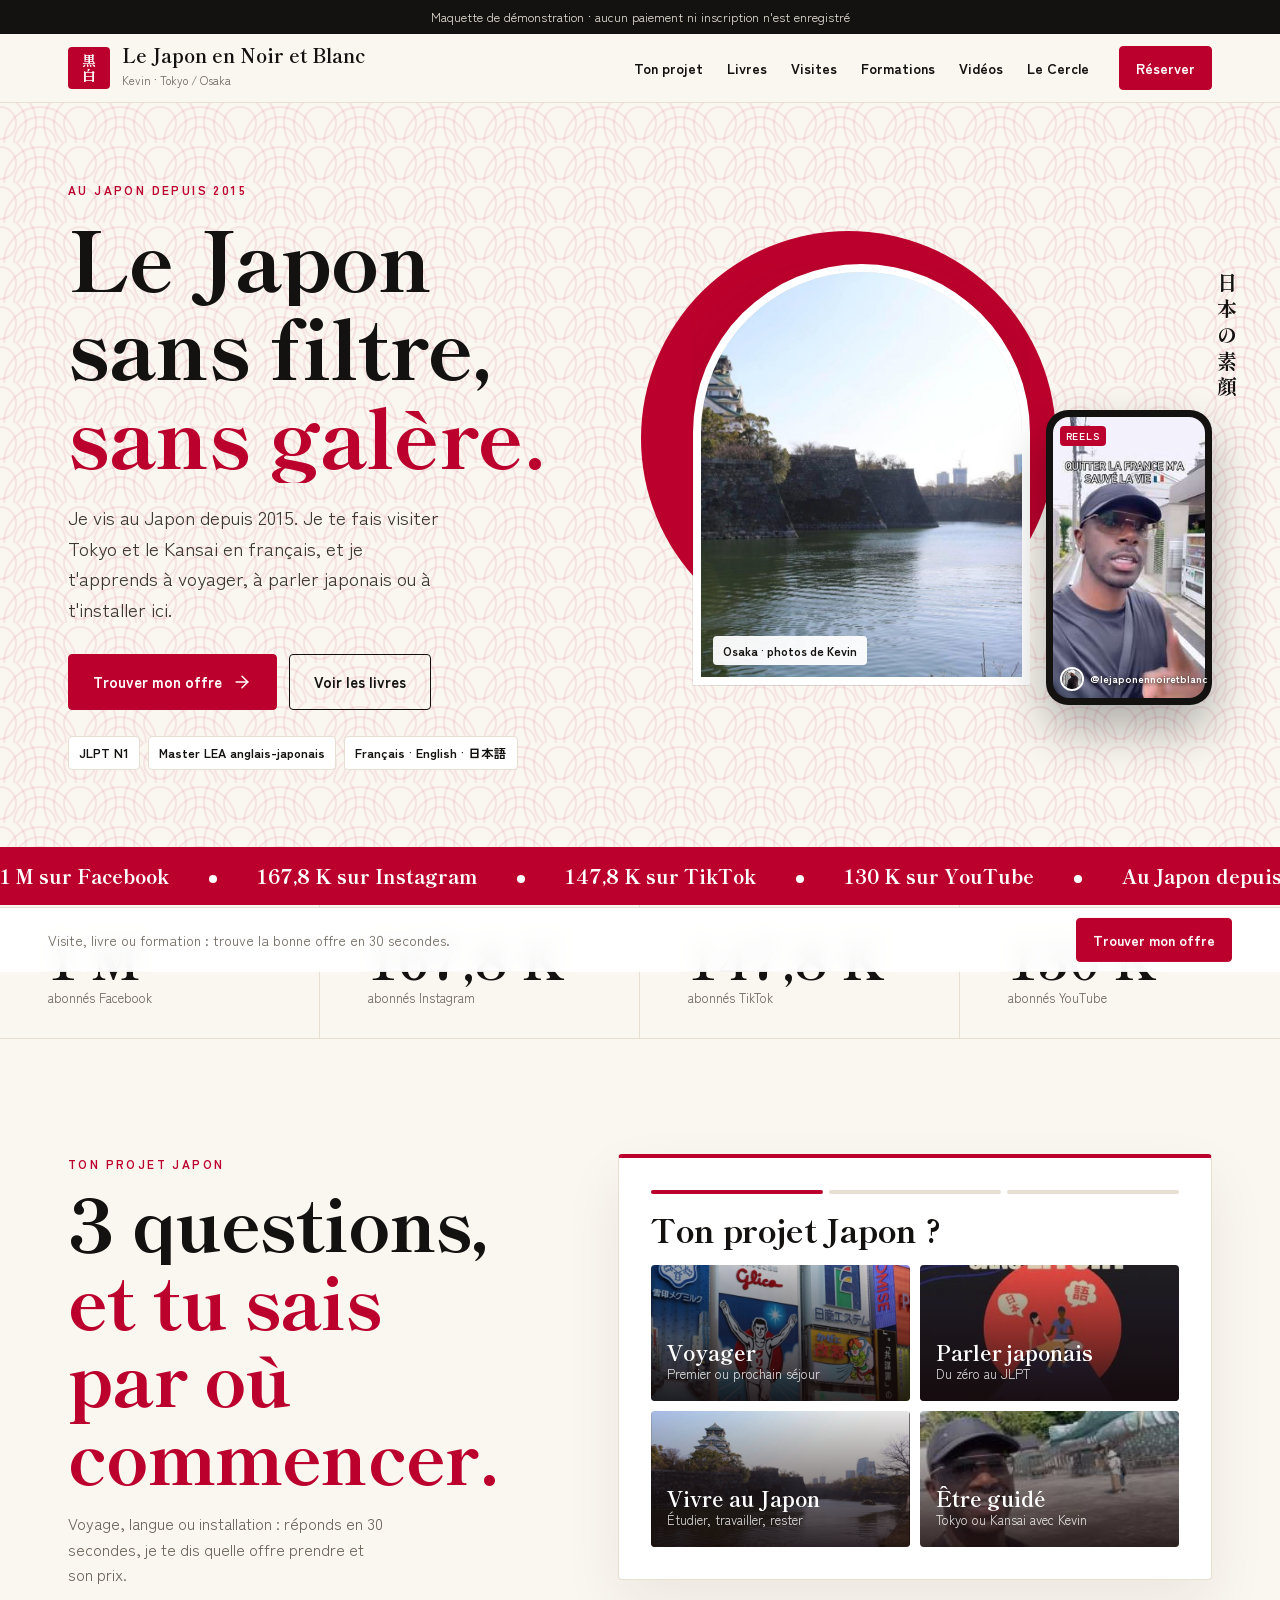
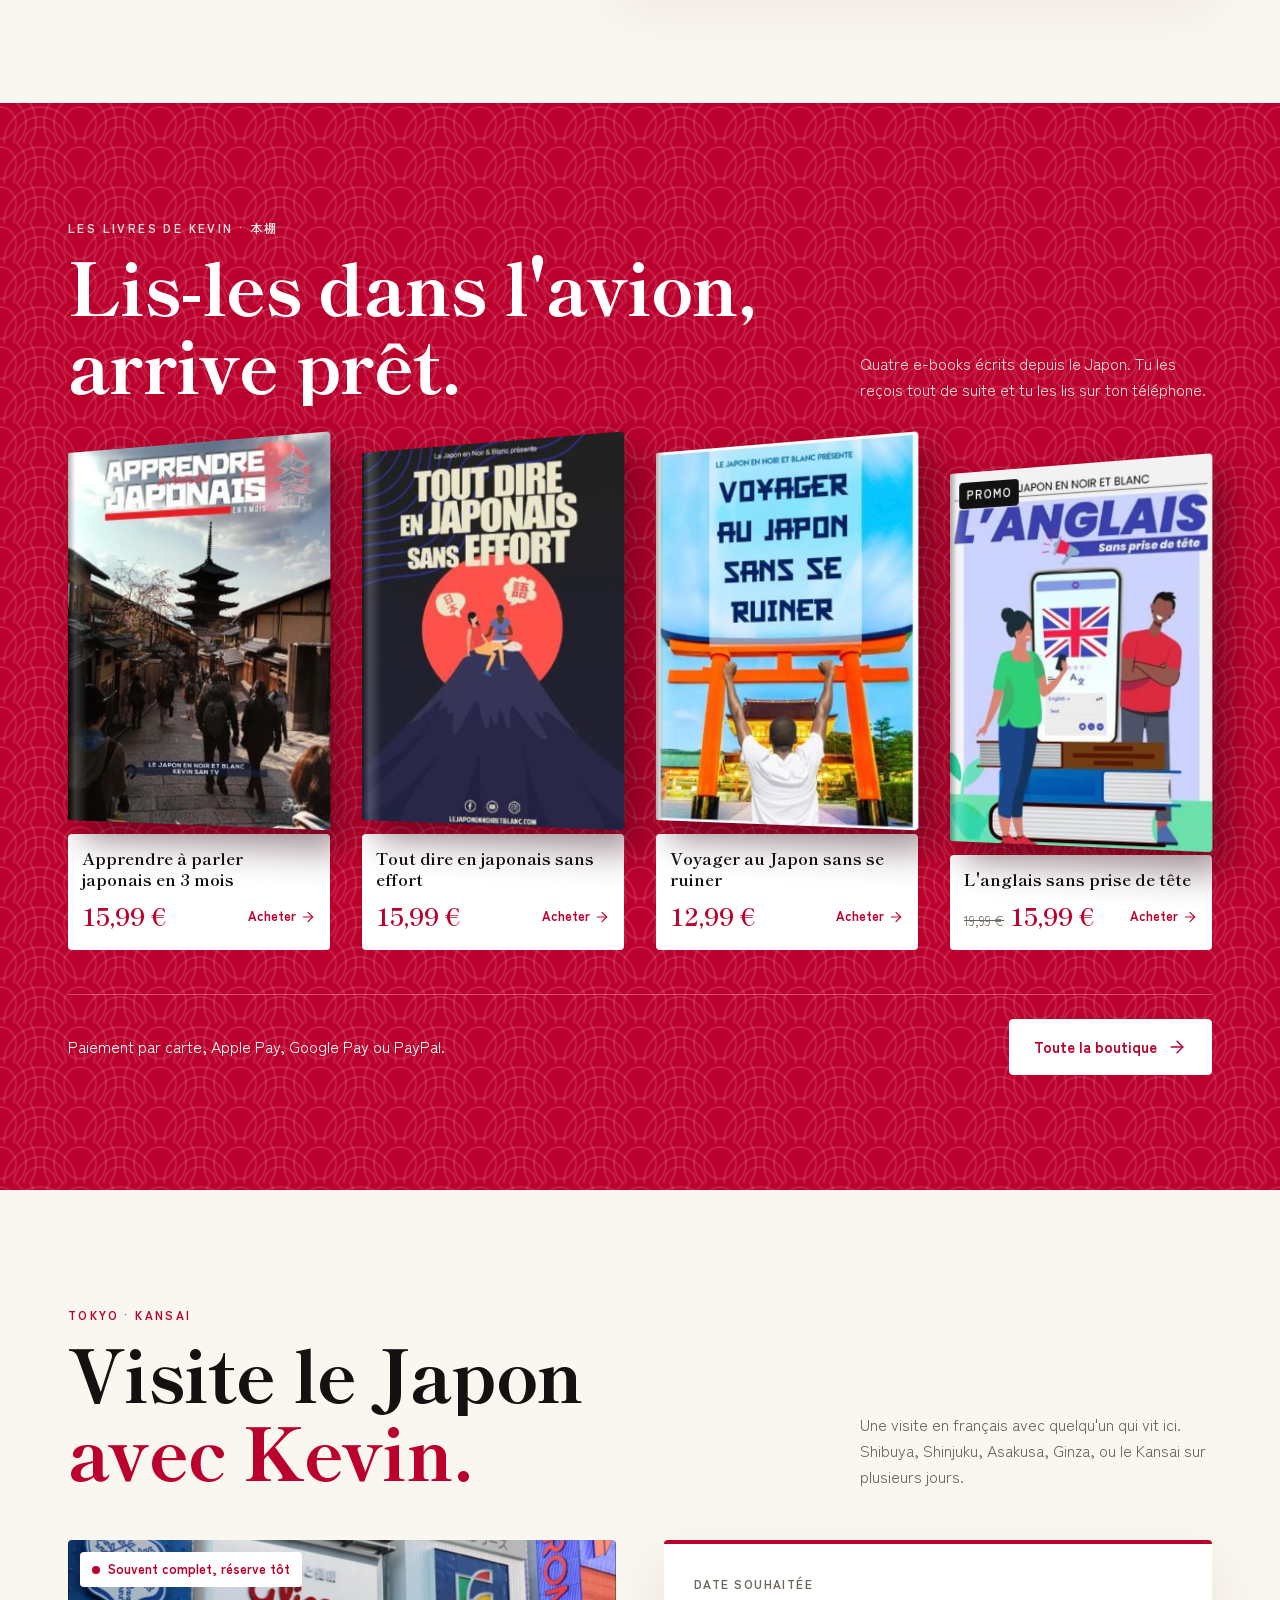
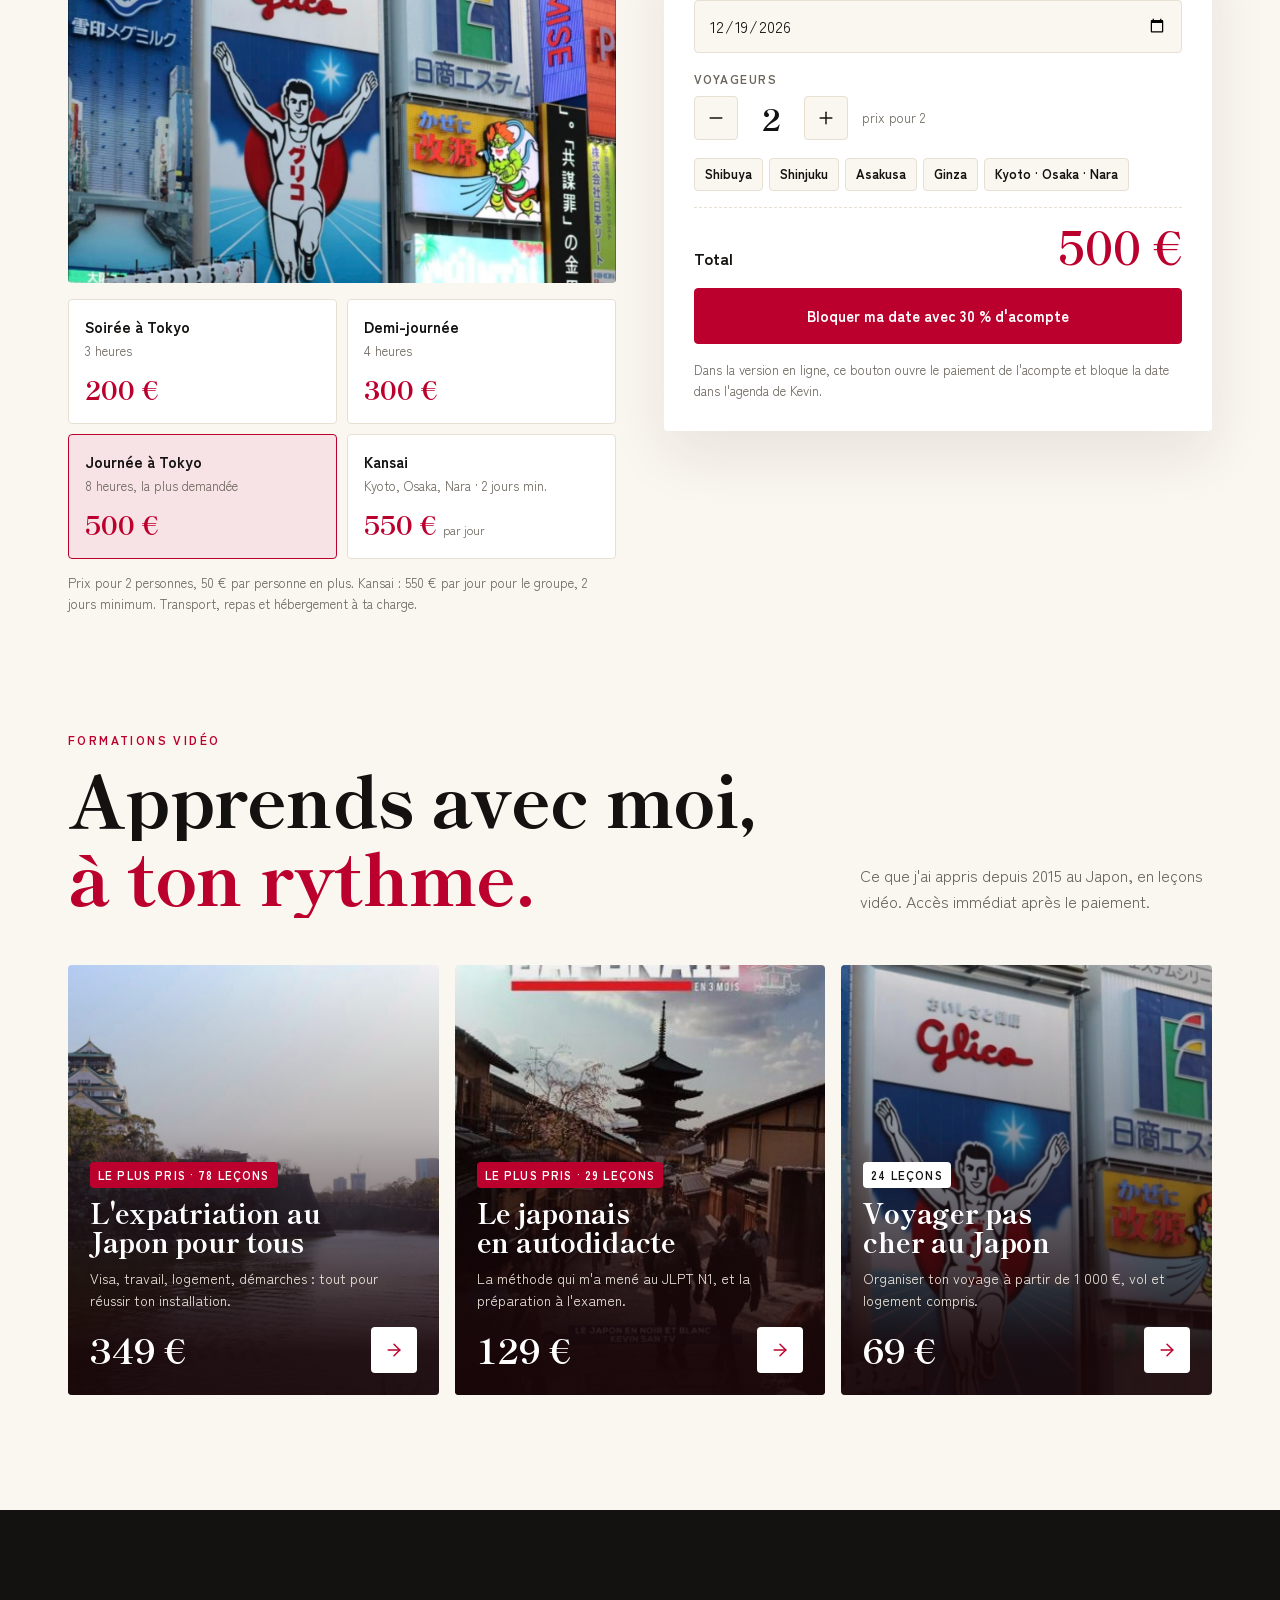
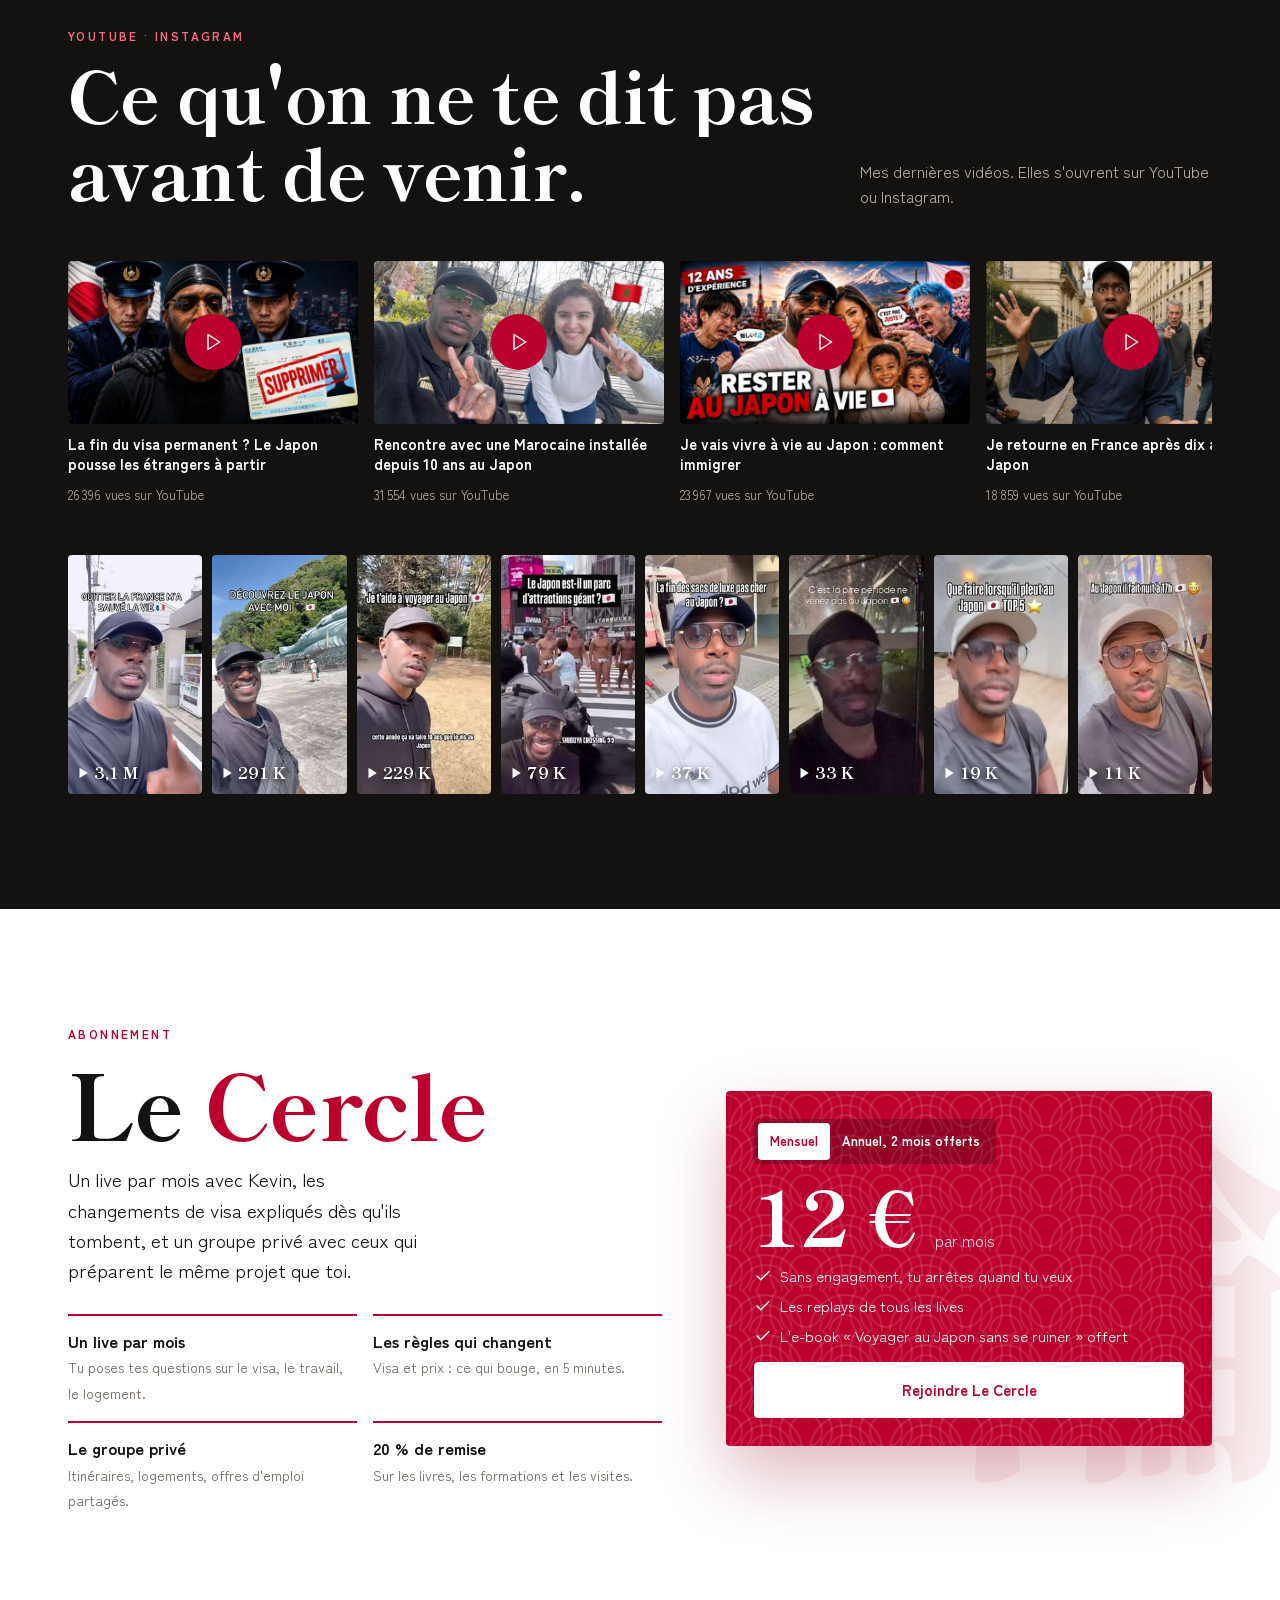
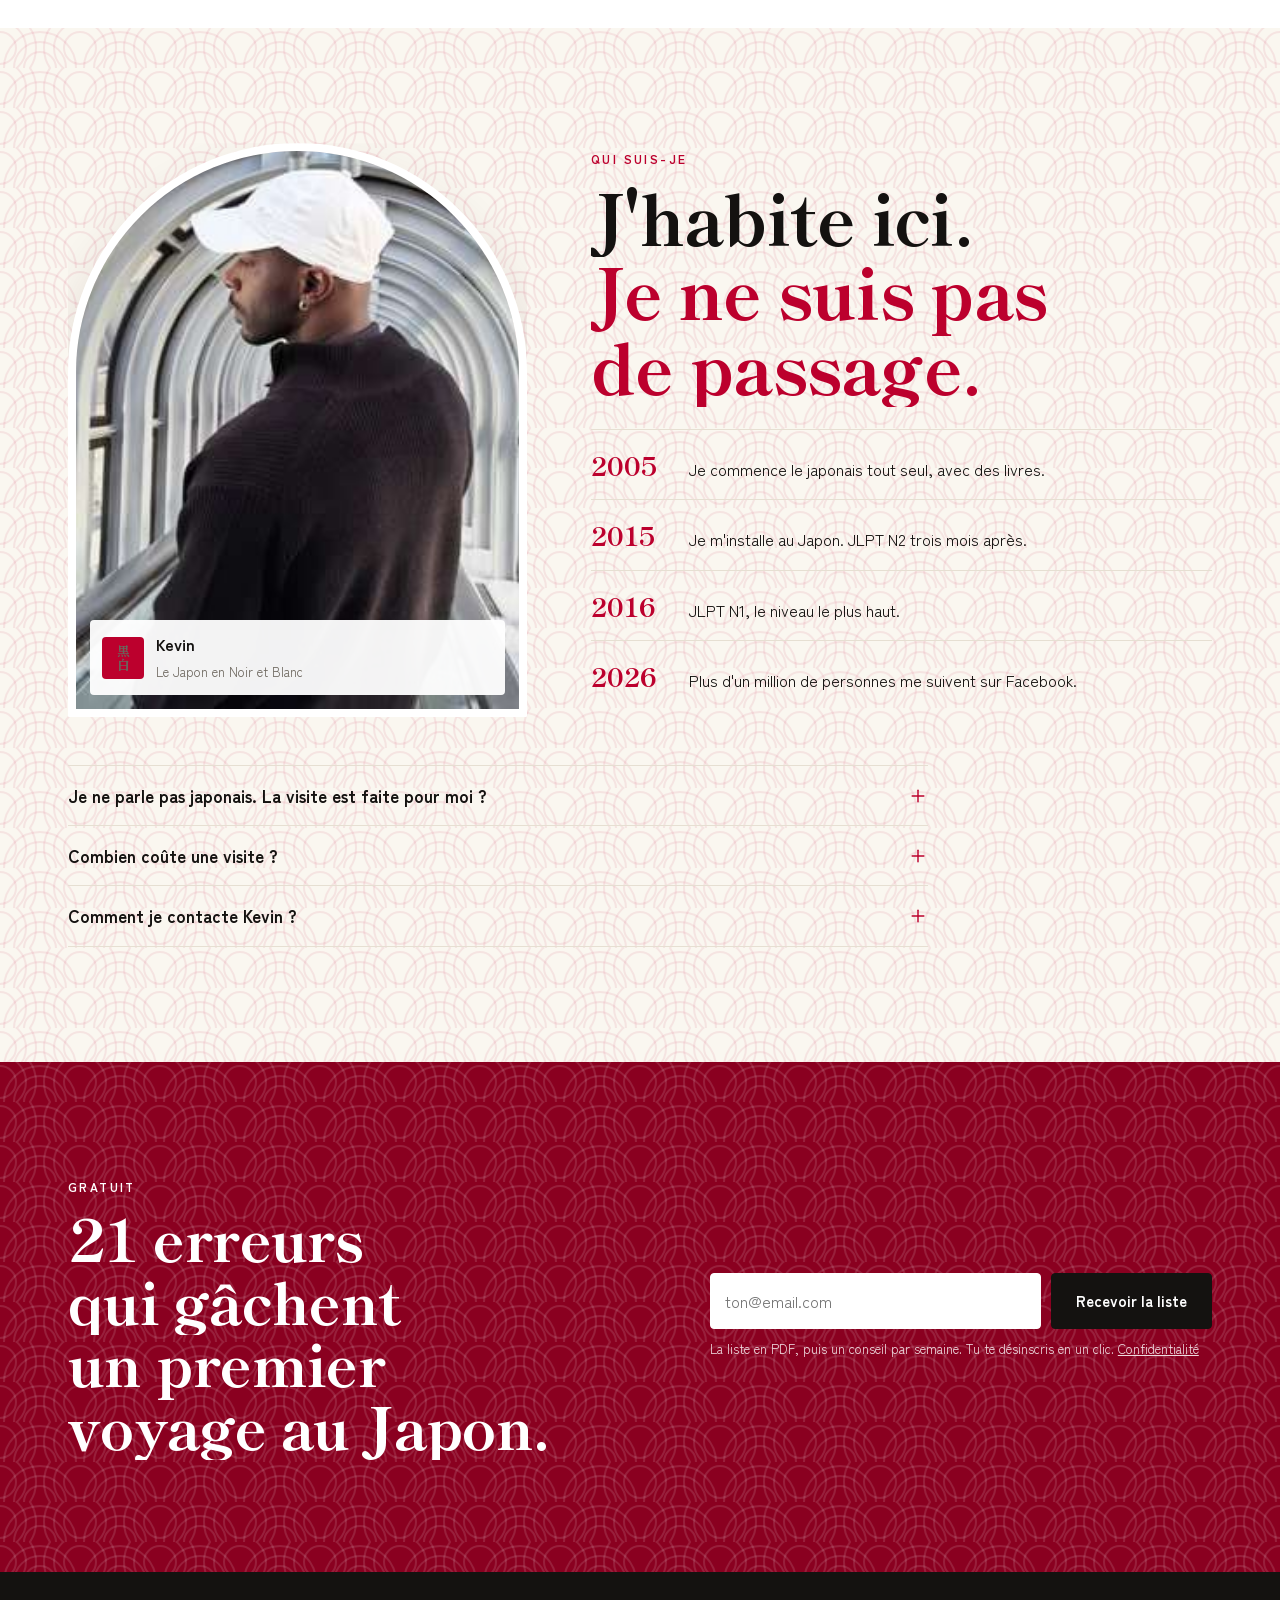
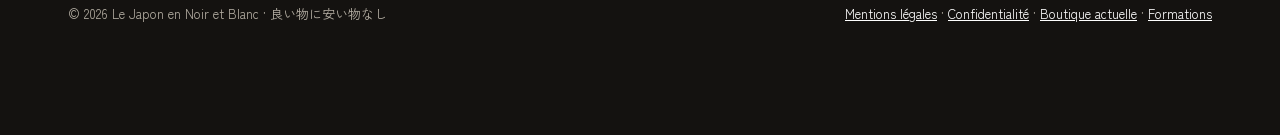
<file: index.html>
<!doctype html>
<html lang="fr">
<head>
<meta charset="utf-8">
<meta name="viewport" content="width=device-width, initial-scale=1, viewport-fit=cover">
<title>Le Japon en Noir et Blanc · Voyages, livres et formations</title>
<meta name="description" content="Kevin vit au Japon depuis 2015. Visites guidées en français à Tokyo et dans le Kansai, e-books et formations pour voyager, apprendre le japonais ou s'installer.">
<meta name="robots" content="noindex, nofollow">
<meta property="og:type" content="website">
<meta property="og:title" content="Le Japon en Noir et Blanc">
<meta property="og:description" content="Visites guidées en français, e-books et formations par Kevin, au Japon depuis 2015.">
<meta property="og:image" content="img/og.jpg">
<meta property="og:image:width" content="1200">
<meta property="og:image:height" content="630">
<meta name="twitter:card" content="summary_large_image">
<meta name="theme-color" content="#bc002d">
<link rel="icon" href="favicon.svg" type="image/svg+xml">
<link rel="preconnect" href="https://fonts.googleapis.com">
<link rel="preconnect" href="https://fonts.gstatic.com" crossorigin>
<link rel="stylesheet" href="https://fonts.googleapis.com/css2?family=Shippori+Mincho:wght@800&family=Zen+Kaku+Gothic+New:wght@400;500;700&display=swap">
<link rel="stylesheet" href="css/style.css">
<script>document.documentElement.classList.add('js')</script>
</head>
<body>
<svg width="0" height="0" style="position:absolute" aria-hidden="true">
  <symbol id="i-arrow" viewBox="0 0 24 24"><path d="M5 12h14"/><path d="m12 5 7 7-7 7"/></symbol>
  <symbol id="i-plus" viewBox="0 0 24 24"><path d="M5 12h14"/><path d="M12 5v14"/></symbol>
  <symbol id="i-minus" viewBox="0 0 24 24"><path d="M5 12h14"/></symbol>
  <symbol id="i-x" viewBox="0 0 24 24"><path d="M18 6 6 18"/><path d="m6 6 12 12"/></symbol>
  <symbol id="i-check" viewBox="0 0 24 24"><path d="M20 6 9 17l-5-5"/></symbol>
  <symbol id="i-play" viewBox="0 0 24 24"><polygon points="6 3 20 12 6 21 6 3"/></symbol>
  <symbol id="i-back" viewBox="0 0 24 24"><path d="M19 12H5"/><path d="m12 19-7-7 7-7"/></symbol>
  <symbol id="i-redo" viewBox="0 0 24 24"><path d="M3 12a9 9 0 1 0 3-6.7L3 8"/><path d="M3 3v5h5"/></symbol>
</svg>

<div class="progress" id="progress" aria-hidden="true"></div>
<div class="notice">Maquette de démonstration · aucun paiement ni inscription n'est enregistré</div>

<header class="nav" id="nav">
  <div class="in">
    <a class="logo" href="#top"><span class="seal" aria-hidden="true">黒<br>白</span><span><b>Le Japon en Noir et Blanc</b><small>Kevin · Tokyo / Osaka</small></span></a>
    <nav class="menu" aria-label="Sections">
      <a href="#projet">Ton projet</a><a href="#livres">Livres</a><a href="#visites">Visites</a><a href="#formations">Formations</a><a href="#videos">Vidéos</a><a href="#cercle">Le Cercle</a>
    </nav>
    <a class="btn btn-main btn-sm" href="#visites">Réserver</a>
  </div>
</header>

<main>
<section class="hero" id="top">
  <div class="in">
    <div>
      <p class="eyebrow rise">Au Japon depuis 2015</p>
      <h1 class="lines" id="h1"><span class="ln"><span>Le Japon</span></span><span class="ln"><span>sans filtre,</span></span><span class="ln"><span class="red">sans galère.</span></span></h1>
      <p class="sub rise" style="--d:.3s">Je vis au Japon depuis 2015. Je te fais visiter Tokyo et le Kansai en français, et je t'apprends à voyager, à parler japonais ou à t'installer ici.</p>
      <div class="row rise" style="--d:.4s">
        <a class="btn btn-main" href="#projet">Trouver mon offre <svg class="ico"><use href="#i-arrow"/></svg></a>
        <a class="btn btn-line" href="#livres">Voir les livres</a>
      </div>
      <div class="creds rise" style="--d:.5s"><span>JLPT N1</span><span>Master LEA anglais-japonais</span><span>Français · English · 日本語</span></div>
    </div>
    <div class="stage">
      <div class="sun" id="sun" aria-hidden="true"></div>
      <span class="tate" aria-hidden="true">日本の素顔</span>
      <div class="arch curtain">
        <video src="media/hero.mp4" poster="img/castle.jpg" autoplay muted loop playsinline width="1280" height="720" aria-label="Le château d'Osaka puis les enseignes de Dotonbori"></video>
        <span class="cap">Osaka · photos de Kevin</span>
      </div>
      <div class="phone rise" style="--d:.6s">
        <video src="media/reels.mp4" poster="img/r-quitter.jpg" autoplay muted loop playsinline width="270" height="480" aria-label="Extraits de Reels Instagram"></video>
        <span class="tag">REELS</span>
        <div class="who"><img src="img/profile.jpg" alt="" width="24" height="24"><span>@lejaponennoiretblanc</span></div>
      </div>
    </div>
  </div>
</section>

<div class="ticker" aria-hidden="true"><div class="track" id="ticker"></div></div>

<div class="stats">
  <a href="https://www.facebook.com/japonennoiretblanc/" target="_blank" rel="noopener"><b data-count="1000000">1 M</b><span>abonnés Facebook</span></a>
  <a href="https://www.instagram.com/lejaponennoiretblanc/" target="_blank" rel="noopener"><b data-count="167800">167,8 K</b><span>abonnés Instagram</span></a>
  <a href="https://www.tiktok.com/@lejaponennoiretblanc" target="_blank" rel="noopener"><b data-count="147800">147,8 K</b><span>abonnés TikTok</span></a>
  <a href="https://www.youtube.com/@lejaponennoiretblanc" target="_blank" rel="noopener"><b data-count="130000">130 K</b><span>abonnés YouTube</span></a>
</div>

<section class="band" id="projet">
  <div class="in quizwrap">
    <div>
      <p class="eyebrow">Ton projet Japon</p>
      <h2 class="lines"><span class="ln"><span>3 questions,</span></span><span class="ln"><span class="red">et tu sais par où commencer.</span></span></h2>
      <p class="stone rise" style="max-width:40ch;margin-top:18px">Voyage, langue ou installation : réponds en 30 secondes, je te dis quelle offre prendre et son prix.</p>
    </div>
    <div class="quiz rise" id="quiz" aria-live="polite">
      <p>Le questionnaire a besoin de JavaScript. Tu peux aussi voir directement les <a href="#livres">livres</a>, les <a href="#visites">visites</a> et les <a href="#formations">formations</a>.</p>
    </div>
  </div>
</section>

<section class="band library" id="livres">
  <div class="in">
    <div class="head">
      <div><p class="eyebrow">Les livres de Kevin · 本棚</p><h2 class="lines"><span class="ln"><span>Lis-les dans l'avion,</span></span><span class="ln"><span>arrive prêt.</span></span></h2></div>
      <p class="rise">Quatre e-books écrits depuis le Japon. Tu les reçois tout de suite et tu les lis sur ton téléphone.</p>
    </div>
    <div class="shelf" id="books"></div>
    <div class="foot rise"><p>Paiement par carte, Apple Pay, Google Pay ou PayPal.</p><a class="btn" href="https://japonennoiretblanc.com/collections/e-book" target="_blank" rel="noopener">Toute la boutique <svg class="ico"><use href="#i-arrow"/></svg></a></div>
  </div>
</section>

<section class="band" id="visites">
  <div class="in">
    <div class="head">
      <div><p class="eyebrow">Tokyo · Kansai</p><h2 class="lines"><span class="ln"><span>Visite le Japon</span></span><span class="ln"><span class="red">avec Kevin.</span></span></h2></div>
      <p class="stone rise">Une visite en français avec quelqu'un qui vit ici. Shibuya, Shinjuku, Asakusa, Ginza, ou le Kansai sur plusieurs jours.</p>
    </div>
    <div class="vgrid">
      <div>
        <div class="vphoto rise" id="vphoto"><img src="img/glico.jpg" alt="Les enseignes de Dotonbori à Osaka" width="1340" height="892"><span class="badge"><i></i>Souvent complet, réserve tôt</span></div>
        <div class="fmts" id="fmts" role="radiogroup" aria-label="Format de visite"></div>
        <p class="note" style="margin-top:14px">Prix pour 2 personnes, 50 € par personne en plus. Kansai : 550 € par jour pour le groupe, 2 jours minimum. Transport, repas et hébergement à ta charge.</p>
      </div>
      <form class="booker rise" id="booker" novalidate style="--d:.15s">
        <div class="field"><label for="date">Date souhaitée</label><input id="date" name="date" type="date" required></div>
        <div class="field"><span class="lab">Voyageurs</span>
          <div class="stepper"><button type="button" id="minus" aria-label="Retirer un voyageur"><svg class="ico"><use href="#i-minus"/></svg></button><output id="pax">2</output><button type="button" id="plus" aria-label="Ajouter un voyageur"><svg class="ico"><use href="#i-plus"/></svg></button><span class="note" id="paxnote"></span></div>
        </div>
        <div class="field" id="daysfield" hidden><label for="days">Nombre de jours</label><select id="days" name="days"><option>2</option><option>3</option><option>4</option><option>5</option></select></div>
        <div class="spots"><span>Shibuya</span><span>Shinjuku</span><span>Asakusa</span><span>Ginza</span><span>Kyoto · Osaka · Nara</span></div>
        <div class="total"><span style="font-weight:700">Total</span><b id="total">500 €</b></div>
        <button class="btn btn-main" type="submit">Bloquer ma date avec 30 % d'acompte</button>
        <p class="ok" id="bookmsg" hidden></p>
        <p class="note">Dans la version en ligne, ce bouton ouvre le paiement de l'acompte et bloque la date dans l'agenda de Kevin.</p>
      </form>
    </div>
  </div>
</section>

<section class="band" id="formations" style="padding-top:0">
  <div class="in">
    <div class="head">
      <div><p class="eyebrow">Formations vidéo</p><h2 class="lines"><span class="ln"><span>Apprends avec moi,</span></span><span class="ln"><span class="red">à ton rythme.</span></span></h2></div>
      <p class="stone rise">Ce que j'ai appris depuis 2015 au Japon, en leçons vidéo. Accès immédiat après le paiement.</p>
    </div>
    <div class="courses" id="courses"></div>
  </div>
</section>

<section class="band dark" id="videos">
  <div class="in">
    <div class="head">
      <div><p class="eyebrow">YouTube · Instagram</p><h2 class="lines"><span class="ln"><span>Ce qu'on ne te dit pas</span></span><span class="ln"><span>avant de venir.</span></span></h2></div>
      <p class="stone rise">Mes dernières vidéos. Elles s'ouvrent sur YouTube ou Instagram.</p>
    </div>
    <div class="rail" id="rail"></div>
    <div class="reels" id="reels"></div>
  </div>
</section>

<section class="band circle" id="cercle">
  <div class="kanji" aria-hidden="true">輪</div>
  <div class="in cgrid">
    <div>
      <p class="eyebrow">Abonnement</p>
      <h2 class="lines"><span class="ln"><span>Le <span class="red">Cercle</span></span></span></h2>
      <p class="rise" style="font-size:19px;max-width:40ch;margin-top:14px">Un live par mois avec Kevin, les changements de visa expliqués dès qu'ils tombent, et un groupe privé avec ceux qui préparent le même projet que toi.</p>
      <div class="perks">
        <div class="perk rise"><b>Un live par mois</b><span>Tu poses tes questions sur le visa, le travail, le logement.</span></div>
        <div class="perk rise" style="--d:.08s"><b>Les règles qui changent</b><span>Visa et prix : ce qui bouge, en 5 minutes.</span></div>
        <div class="perk rise" style="--d:.16s"><b>Le groupe privé</b><span>Itinéraires, logements, offres d'emploi partagés.</span></div>
        <div class="perk rise" style="--d:.24s"><b>20 % de remise</b><span>Sur les livres, les formations et les visites.</span></div>
      </div>
    </div>
    <div class="plan rise" style="--d:.1s">
      <div class="switch" role="group" aria-label="Facturation"><button type="button" id="bm" aria-pressed="true">Mensuel</button><button type="button" id="by" aria-pressed="false">Annuel, 2 mois offerts</button></div>
      <div class="p" id="planprice">12 € <small>par mois</small></div>
      <ul>
        <li><svg class="ico"><use href="#i-check"/></svg>Sans engagement, tu arrêtes quand tu veux</li>
        <li><svg class="ico"><use href="#i-check"/></svg>Les replays de tous les lives</li>
        <li><svg class="ico"><use href="#i-check"/></svg>L'e-book « Voyager au Japon sans se ruiner » offert</li>
      </ul>
      <button type="button" class="btn" id="join">Rejoindre Le Cercle</button>
      <p class="note" id="joinmsg" style="color:var(--white)" hidden></p>
    </div>
  </div>
</section>

<section class="band kevin" id="kevin">
  <div class="in">
    <div class="kgrid">
      <div class="kphoto curtain">
        <img src="img/profile.jpg" alt="Kevin, casquette blanche, dans une galerie vitrée" width="320" height="320">
        <div class="card"><span class="seal" aria-hidden="true">黒<br>白</span><div><b>Kevin</b><span>Le Japon en Noir et Blanc</span></div></div>
      </div>
      <div>
        <p class="eyebrow">Qui suis-je</p>
        <h2 class="lines"><span class="ln"><span>J'habite ici.</span></span><span class="ln"><span class="red">Je ne suis pas de passage.</span></span></h2>
        <ol class="tl">
          <li class="rise"><b>2005</b><span>Je commence le japonais tout seul, avec des livres.</span></li>
          <li class="rise" style="--d:.08s"><b>2015</b><span>Je m'installe au Japon. JLPT N2 trois mois après.</span></li>
          <li class="rise" style="--d:.16s"><b>2016</b><span>JLPT N1, le niveau le plus haut.</span></li>
          <li class="rise" style="--d:.24s"><b>2026</b><span>Plus d'un million de personnes me suivent sur Facebook.</span></li>
        </ol>
      </div>
    </div>
    <div class="faq">
      <details><summary>Je ne parle pas japonais. La visite est faite pour moi ?<svg class="ico"><use href="#i-plus"/></svg></summary><p>Oui. Elle se fait en français et Kevin parle japonais pour toi sur place.</p></details>
      <details><summary>Combien coûte une visite ?<svg class="ico"><use href="#i-plus"/></svg></summary><p>À Tokyo, pour 2 personnes : 200 € la soirée de 3 heures, 300 € la demi-journée, 500 € la journée. 50 € par personne en plus. Dans le Kansai : 550 € par jour pour le groupe.</p></details>
      <details><summary>Comment je contacte Kevin ?<svg class="ico"><use href="#i-plus"/></svg></summary><p>Par message Instagram à @lejaponennoiretblanc, ou par e-mail à <span style="user-select:all;font-weight:700">yobujapan@gmail.com</span>.</p></details>
    </div>
  </div>
</section>

<section class="band leadband" id="checklist">
  <div class="in lead">
    <div><p class="eyebrow">Gratuit</p><h2 class="lines"><span class="ln"><span>21 erreurs qui gâchent</span></span><span class="ln"><span>un premier voyage au Japon.</span></span></h2></div>
    <div class="rise">
      <form class="mailform" id="leadform" novalidate><input id="leadmail" name="email" type="email" placeholder="ton@email.com" aria-label="Ton adresse e-mail" autocomplete="email"><button class="btn" type="submit">Recevoir la liste</button></form>
      <p style="font-size:13px;margin-top:10px;opacity:.85">La liste en PDF, puis un conseil par semaine. Tu te désinscris en un clic. <a href="confidentialite.html" style="color:var(--white)">Confidentialité</a></p>
      <p class="msg" id="leadmsg" hidden></p>
    </div>
  </div>
</section>
</main>

<footer>
  <div class="in">
    <span>© 2026 Le Japon en Noir et Blanc · 良い物に安い物なし</span>
    <span><a href="mentions-legales.html">Mentions légales</a> · <a href="confidentialite.html">Confidentialité</a> · <a href="http://japonennoiretblanc.com/" target="_blank" rel="noopener">Boutique actuelle</a> · <a href="https://lejaponpourtous.podia.com/" target="_blank" rel="noopener">Formations</a></span>
  </div>
</footer>

<div class="sticky" id="sticky"><div class="wrap"><span>Visite, livre ou formation : trouve la bonne offre en 30 secondes.</span><a class="btn btn-main btn-sm" href="#projet">Trouver mon offre</a></div></div>

<div class="pop" id="pop" role="dialog" aria-modal="true" aria-labelledby="pop-title" hidden>
  <div class="box">
    <button type="button" class="close" id="pop-close" aria-label="Fermer"><svg class="ico"><use href="#i-x"/></svg></button>
    <div class="art"><span class="sunlet"></span><img src="img/eb-voyage.jpg" alt="" width="360" height="510"></div>
    <div class="txt">
      <p class="eyebrow">La lettre de Kevin</p>
      <h3 id="pop-title">Tu pars au Japon bientôt ?</h3>
      <p class="stone">Reçois la liste des 21 erreurs qui gâchent un premier voyage, puis un conseil par semaine depuis Tokyo.</p>
      <form class="mailform" id="popform" novalidate><input id="popmail" name="email" type="email" placeholder="ton@email.com" aria-label="Ton adresse e-mail" autocomplete="email"><button class="btn btn-main" type="submit">Je la veux</button></form>
      <p class="msg red" id="popmsg" hidden></p>
      <p class="tiny">Un e-mail par semaine. Désinscription en un clic. <a href="confidentialite.html">Confidentialité</a></p>
      <button type="button" class="link-btn" id="pop-no">Non merci</button>
    </div>
  </div>
</div>

<script src="js/main.js"></script>
</body>
</html>
</file>
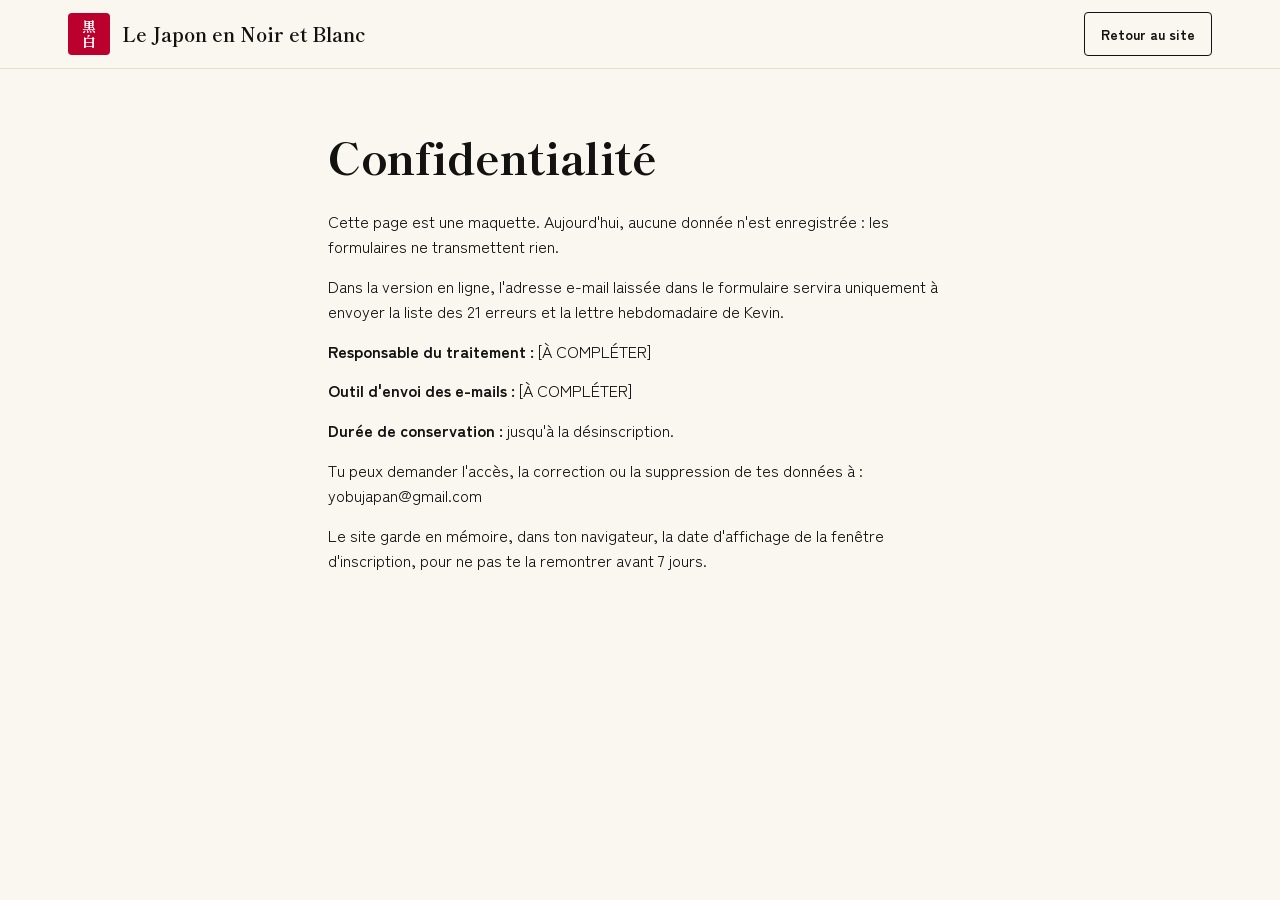
<file: confidentialite.html>
<!doctype html>
<html lang="fr"><head><meta charset="utf-8"><meta name="viewport" content="width=device-width, initial-scale=1">
<title>Confidentialité · Le Japon en Noir et Blanc</title><meta name="robots" content="noindex, nofollow"><link rel="icon" href="favicon.svg" type="image/svg+xml">
<link rel="stylesheet" href="https://fonts.googleapis.com/css2?family=Shippori+Mincho:wght@800&family=Zen+Kaku+Gothic+New:wght@400;700&display=swap">
<link rel="stylesheet" href="css/style.css">
<style>.legal{max-width:720px;padding-block:64px}.legal h1{font-size:44px;margin-bottom:28px}.legal p{margin-bottom:14px}</style>
</head><body>
<header class="nav"><div class="in"><a class="logo" href="index.html"><span class="seal" aria-hidden="true">黒<br>白</span><span><b>Le Japon en Noir et Blanc</b></span></a><a class="btn btn-line btn-sm" href="index.html" style="margin-left:auto">Retour au site</a></div></header>
<main class="in legal">
<h1>Confidentialité</h1>
<p>Cette page est une maquette. Aujourd'hui, aucune donnée n'est enregistrée : les formulaires ne transmettent rien.</p>
<p>Dans la version en ligne, l'adresse e-mail laissée dans le formulaire servira uniquement à envoyer la liste des 21 erreurs et la lettre hebdomadaire de Kevin.</p>
<p><b>Responsable du traitement :</b> [À COMPLÉTER]</p>
<p><b>Outil d'envoi des e-mails :</b> [À COMPLÉTER]</p>
<p><b>Durée de conservation :</b> jusqu'à la désinscription.</p>
<p>Tu peux demander l'accès, la correction ou la suppression de tes données à : yobujapan@gmail.com</p>
<p>Le site garde en mémoire, dans ton navigateur, la date d'affichage de la fenêtre d'inscription, pour ne pas te la remontrer avant 7 jours.</p>
</main>
</body></html>
</file>
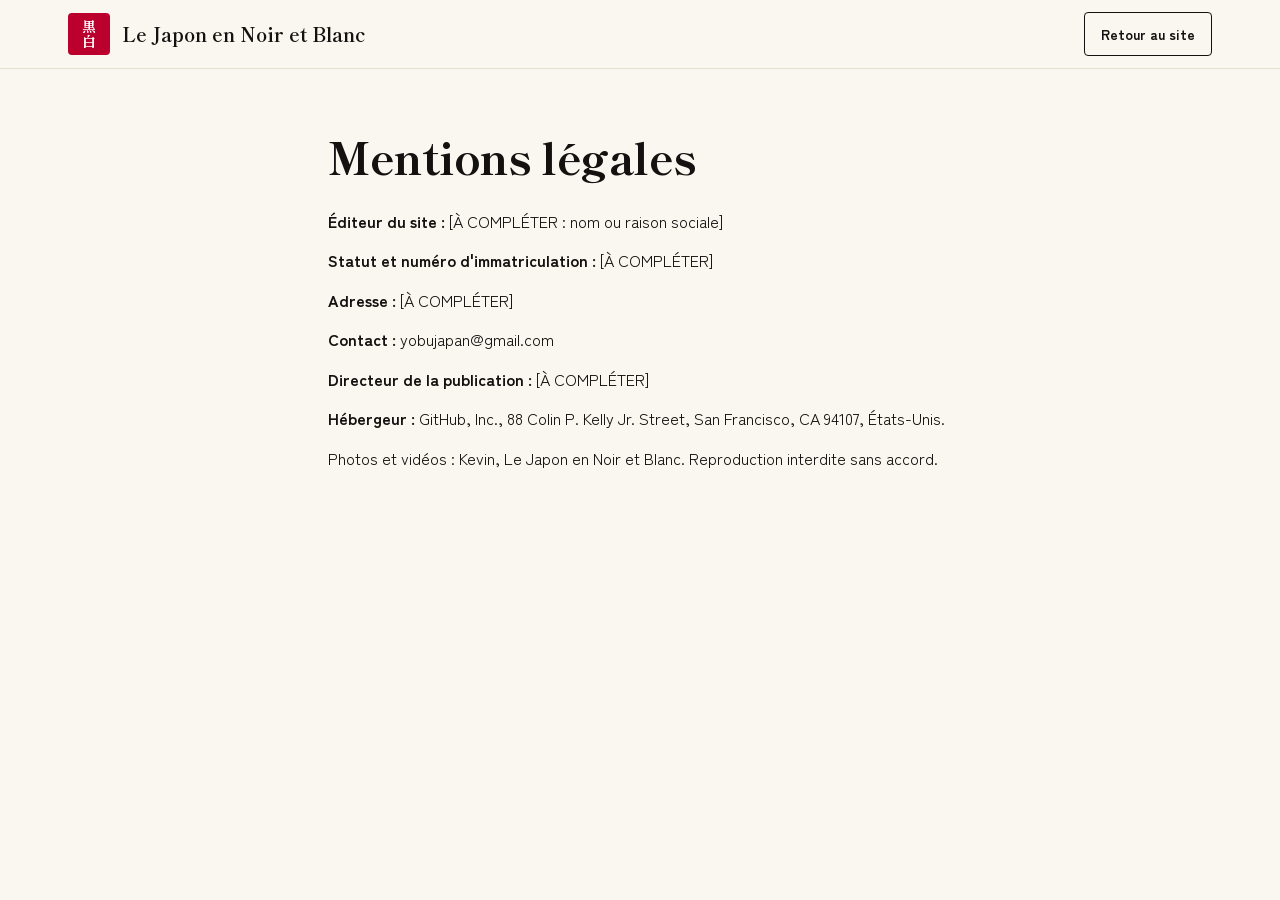
<file: mentions-legales.html>
<!doctype html>
<html lang="fr"><head><meta charset="utf-8"><meta name="viewport" content="width=device-width, initial-scale=1">
<title>Mentions légales · Le Japon en Noir et Blanc</title><meta name="robots" content="noindex, nofollow"><link rel="icon" href="favicon.svg" type="image/svg+xml">
<link rel="stylesheet" href="https://fonts.googleapis.com/css2?family=Shippori+Mincho:wght@800&family=Zen+Kaku+Gothic+New:wght@400;700&display=swap">
<link rel="stylesheet" href="css/style.css">
<style>.legal{max-width:720px;padding-block:64px}.legal h1{font-size:44px;margin-bottom:28px}.legal p{margin-bottom:14px}</style>
</head><body>
<header class="nav"><div class="in"><a class="logo" href="index.html"><span class="seal" aria-hidden="true">黒<br>白</span><span><b>Le Japon en Noir et Blanc</b></span></a><a class="btn btn-line btn-sm" href="index.html" style="margin-left:auto">Retour au site</a></div></header>
<main class="in legal">
<h1>Mentions légales</h1>
<p><b>Éditeur du site :</b> [À COMPLÉTER : nom ou raison sociale]</p>
<p><b>Statut et numéro d'immatriculation :</b> [À COMPLÉTER]</p>
<p><b>Adresse :</b> [À COMPLÉTER]</p>
<p><b>Contact :</b> yobujapan@gmail.com</p>
<p><b>Directeur de la publication :</b> [À COMPLÉTER]</p>
<p><b>Hébergeur :</b> GitHub, Inc., 88 Colin P. Kelly Jr. Street, San Francisco, CA 94107, États-Unis.</p>
<p>Photos et vidéos : Kevin, Le Japon en Noir et Blanc. Reproduction interdite sans accord.</p>
</main>
</body></html>
</file>
<file: css/style.css>
/* Le Japon en Noir et Blanc · règles dans DESIGN.md */
:root{
  --red:#bc002d; --red-deep:#8a0020; --sumi:#141210; --washi:#faf7f0; --white:#ffffff;
  --stone:#6b655c; --sand:#e6dfd2; --stone-d:#b3ada2; --sumi-line:#34302b; --red-tint:#f7e3e5;
  --display:"Shippori Mincho","Hiragino Mincho ProN","Yu Mincho","Noto Serif JP",Georgia,serif;
  --body:"Zen Kaku Gothic New","Hiragino Sans","Segoe UI",system-ui,sans-serif;
  --r:4px;
  --gut:clamp(16px,4vw,48px);
  --ease:cubic-bezier(.2,.7,.1,1);
  --wave-red:url("data:image/svg+xml,%3Csvg xmlns='http://www.w3.org/2000/svg' width='80' height='40' viewBox='0 0 80 40'%3E%3Cg fill='none' stroke='%23bc002d' stroke-opacity='.08' stroke-width='2'%3E%3Ccircle cx='40' cy='40' r='36'/%3E%3Ccircle cx='40' cy='40' r='26'/%3E%3Ccircle cx='40' cy='40' r='16'/%3E%3Ccircle cx='0' cy='20' r='36'/%3E%3Ccircle cx='0' cy='20' r='26'/%3E%3Ccircle cx='0' cy='20' r='16'/%3E%3Ccircle cx='80' cy='20' r='36'/%3E%3Ccircle cx='80' cy='20' r='26'/%3E%3Ccircle cx='80' cy='20' r='16'/%3E%3C/g%3E%3C/svg%3E");
  --wave-white:url("data:image/svg+xml,%3Csvg xmlns='http://www.w3.org/2000/svg' width='80' height='40' viewBox='0 0 80 40'%3E%3Cg fill='none' stroke='%23ffffff' stroke-opacity='.12' stroke-width='2'%3E%3Ccircle cx='40' cy='40' r='36'/%3E%3Ccircle cx='40' cy='40' r='26'/%3E%3Ccircle cx='40' cy='40' r='16'/%3E%3Ccircle cx='0' cy='20' r='36'/%3E%3Ccircle cx='0' cy='20' r='26'/%3E%3Ccircle cx='0' cy='20' r='16'/%3E%3Ccircle cx='80' cy='20' r='36'/%3E%3Ccircle cx='80' cy='20' r='26'/%3E%3Ccircle cx='80' cy='20' r='16'/%3E%3C/g%3E%3C/svg%3E");
  color-scheme:light;
}
*{box-sizing:border-box}
[hidden]{display:none!important}
html{scroll-behavior:smooth;-webkit-text-size-adjust:100%}
body{margin:0;background:var(--washi);color:var(--sumi);font-family:var(--body);font-size:16px;line-height:1.6}
img,video{max-width:100%;height:auto;display:block}
a{color:inherit}
:focus-visible{outline:3px solid var(--red);outline-offset:3px}
h1,h2,h3,h4{margin:0;font-family:var(--display);font-weight:800;line-height:1.08;text-wrap:balance;letter-spacing:-.01em}
p{margin:0}
.in{max-width:1240px;margin:0 auto;padding-inline:var(--gut)}
.band{padding-block:clamp(64px,9vw,120px);position:relative}
.eyebrow{font-size:12px;font-weight:700;letter-spacing:.2em;text-transform:uppercase;color:var(--red)}
.stone{color:var(--stone)}
.red{color:var(--red)}
.ico{width:20px;height:20px;stroke:currentColor;stroke-width:1.75;fill:none;stroke-linecap:round;stroke-linejoin:round;flex:none}

/* boutons : 1 principal, 1 secondaire */
.btn{display:inline-flex;align-items:center;justify-content:center;gap:10px;font:inherit;font-weight:700;font-size:15px;border-radius:var(--r);padding:15px 24px;cursor:pointer;text-decoration:none;border:1.5px solid var(--sumi);background:transparent;color:var(--sumi);transition:background .25s,color .25s,border-color .25s,transform .25s var(--ease)}
.btn:hover{transform:translateY(-2px)}
.btn .ico{transition:transform .25s var(--ease)}
.btn:hover .ico{transform:translateX(4px)}
.btn-main{background:var(--red);border-color:var(--red);color:var(--white)}
.btn-main:hover{background:var(--red-deep);border-color:var(--red-deep)}
.btn-line:hover{background:var(--sumi);color:var(--white)}
.on-dark .btn-line{border-color:var(--white);color:var(--white)}
.on-dark .btn-line:hover{background:var(--white);color:var(--sumi)}
.btn-sm{padding:10px 16px;font-size:14px}
.row{display:flex;gap:12px;flex-wrap:wrap}

/* barre de progression */
.progress{position:fixed;top:0;left:0;height:3px;width:100%;background:var(--red);transform-origin:0 50%;transform:scaleX(0);z-index:60}

.notice{background:var(--sumi);color:#e9e4da;font-size:12.5px;text-align:center;padding:7px var(--gut)}

/* en-tête */
.nav{position:sticky;top:env(safe-area-inset-top,0px);z-index:50;background:rgba(250,247,240,.9);-webkit-backdrop-filter:blur(12px);backdrop-filter:blur(12px);border-bottom:1px solid var(--sand);transition:box-shadow .3s}
.nav.scrolled{box-shadow:0 6px 24px rgba(20,18,16,.06)}
.nav .in{display:flex;align-items:center;gap:20px;height:68px}
.logo{display:flex;align-items:center;gap:12px;text-decoration:none}
.seal{display:inline-grid;place-items:center;width:42px;height:42px;border-radius:var(--r);background:var(--red);color:var(--white);font-family:var(--display);font-weight:800;font-size:14px;line-height:1.05;text-align:center;flex:none}
.logo b{display:block;font-family:var(--display);font-size:19px;line-height:1.1}
.logo small{font-size:11.5px;color:var(--stone)}
.menu{display:flex;gap:4px;margin-left:auto}
.menu a{position:relative;text-decoration:none;font-weight:700;font-size:14px;padding:8px 10px}
.menu a::after{content:"";position:absolute;left:10px;right:10px;bottom:4px;height:2px;background:var(--red);transform:scaleX(0);transform-origin:left;transition:transform .3s var(--ease)}
.menu a:hover::after,.menu a.on::after{transform:scaleX(1)}

/* accueil */
.hero{background:var(--washi) var(--wave-red);background-size:80px 40px;overflow:hidden}
.hero .in{display:grid;grid-template-columns:1.05fr .95fr;gap:clamp(24px,4vw,56px);align-items:center;padding-block:clamp(40px,6vw,80px)}
.hero .in>*{min-width:0}
.hero h1{font-size:clamp(46px,6.4vw,90px);margin-top:14px}
.hero h1 .red{display:inline-block}
.hero .sub{font-size:clamp(17px,1.5vw,19px);max-width:42ch;margin:24px 0 30px;color:#3b3631}
.creds{display:flex;gap:8px;flex-wrap:wrap;margin-top:26px}
.creds span{font-size:12.5px;font-weight:700;border:1px solid var(--sand);background:var(--white);border-radius:var(--r);padding:6px 10px}
.stage{position:relative;isolation:isolate;display:grid;grid-template-columns:1fr auto;gap:16px;align-items:end}
.sun{position:absolute;width:80%;aspect-ratio:1;border-radius:50%;background:var(--red);left:-10%;top:-8%;z-index:-1;will-change:transform}
.arch{position:relative;border-radius:999px 999px var(--r) var(--r);overflow:hidden;aspect-ratio:4/5;border:8px solid var(--white);box-shadow:0 30px 60px rgba(60,20,20,.18);background:var(--sand)}
.arch video,.arch img{width:100%;height:100%;object-fit:cover}
.arch .cap{position:absolute;left:12px;bottom:12px;background:rgba(255,255,255,.94);border-radius:var(--r);padding:5px 10px;font-size:12px;font-weight:700}
.phone{width:clamp(130px,13vw,190px);aspect-ratio:9/16;border-radius:22px;padding:7px;background:var(--sumi);box-shadow:0 24px 50px rgba(0,0,0,.3);position:relative;margin-bottom:-20px}
.phone video{width:100%;height:100%;object-fit:cover;border-radius:16px}
.phone .tag{position:absolute;top:16px;left:14px;background:var(--red);color:var(--white);font-size:10px;font-weight:700;padding:2px 6px;border-radius:var(--r);letter-spacing:.08em}
.phone .who{position:absolute;left:14px;right:10px;bottom:14px;display:flex;gap:6px;align-items:center;color:var(--white);font-size:10.5px;font-weight:700;line-height:1.3;text-shadow:0 1px 4px #000}
.phone .who img{width:24px;height:24px;border-radius:50%;border:2px solid var(--white)}
.tate{position:absolute;right:-30px;top:8px;writing-mode:vertical-rl;font-family:var(--display);font-weight:800;font-size:20px;letter-spacing:.3em}

/* bandeau */
.ticker{background:var(--red);color:var(--white);overflow:hidden;white-space:nowrap}
.ticker .track{display:inline-flex;gap:40px;padding:14px 0;animation:tick 40s linear infinite;font-family:var(--display);font-weight:800;font-size:19px}
.ticker .track span::after{content:"";display:inline-block;width:8px;height:8px;border-radius:50%;background:var(--white);margin-left:40px;vertical-align:middle}
@keyframes tick{to{transform:translateX(-50%)}}

/* chiffres */
.stats{display:grid;grid-template-columns:repeat(4,1fr);border-bottom:1px solid var(--sand)}
.stats a{padding:28px var(--gut);text-decoration:none;border-right:1px solid var(--sand);transition:background .3s}
.stats a:last-child{border-right:0}
.stats a:hover{background:var(--white)}
.stats b{display:block;font-family:var(--display);font-size:clamp(34px,4vw,52px);line-height:1;font-variant-numeric:tabular-nums}
.stats span{font-size:13px;color:var(--stone)}

/* en-têtes de section */
.head{display:flex;justify-content:space-between;align-items:end;gap:24px;flex-wrap:wrap;margin-bottom:clamp(32px,4vw,52px)}
.head h2{font-size:clamp(38px,5.6vw,72px);margin-top:10px}
.head p{max-width:44ch}

/* questionnaire */
.quizwrap{display:grid;grid-template-columns:.9fr 1.1fr;gap:clamp(24px,5vw,64px);align-items:start}
.quizwrap>*{min-width:0}
.quizwrap h2{font-size:clamp(38px,5.6vw,72px);margin-top:10px}
.quiz{background:var(--white);border:1px solid var(--sand);border-top:4px solid var(--red);border-radius:var(--r);padding:clamp(20px,3vw,32px);box-shadow:0 24px 60px rgba(60,20,20,.07)}
.steps{display:flex;gap:6px;margin-bottom:18px}
.steps i{height:4px;flex:1;background:var(--sand);border-radius:var(--r);transition:background .4s}
.steps i.on{background:var(--red)}
.quiz h3{font-size:clamp(24px,2.8vw,32px);margin-bottom:18px}
.opts{display:grid;grid-template-columns:1fr 1fr;gap:10px}
.opt{position:relative;overflow:hidden;isolation:isolate;text-align:left;font:inherit;color:var(--white);border:0;border-radius:var(--r);min-height:136px;padding:16px;cursor:pointer;display:flex;flex-direction:column;justify-content:flex-end;background:var(--sumi) center/cover no-repeat;animation:optIn .5s var(--ease) both}
.opt:nth-child(2){animation-delay:.06s}.opt:nth-child(3){animation-delay:.12s}.opt:nth-child(4){animation-delay:.18s}
@keyframes optIn{from{opacity:0;transform:translateY(12px)}}
.opt::before{content:"";position:absolute;inset:0;z-index:-1;background:linear-gradient(0deg,rgba(20,8,8,.85),rgba(20,8,8,.1));transition:background .3s}
.opt:hover::before{background:linear-gradient(0deg,rgba(138,0,32,.9),rgba(138,0,32,.25))}
.opt.text{background:var(--washi);color:var(--sumi);border:1.5px solid var(--sand);min-height:96px}
.opt.text::before{display:none}
.opt.text:hover{border-color:var(--red)}
.opt b{font-family:var(--display);font-size:21px;line-height:1.15}
.opt span{font-size:13px;opacity:.85}
.link-btn{background:none;border:0;font:inherit;font-weight:700;color:var(--stone);cursor:pointer;padding:0;margin-top:16px;display:inline-flex;gap:6px;align-items:center}
.pick{display:grid;grid-template-columns:110px 1fr;gap:18px;align-items:center;background:var(--red) var(--wave-white);background-size:80px 40px;color:var(--white);border-radius:var(--r);padding:16px;animation:optIn .5s var(--ease) both}
.pick img{width:110px;aspect-ratio:3/4;object-fit:cover;border-radius:var(--r);box-shadow:0 10px 24px rgba(0,0,0,.25)}
.pick h4{font-size:19px;margin:4px 0}
.pick .p{font-family:var(--display);font-weight:800;font-size:34px;line-height:1}
.pick .why{font-size:14px;opacity:.92;margin-top:6px}
.more{display:flex;justify-content:space-between;gap:12px;align-items:center;border-top:1px solid var(--sand);padding-top:12px;margin-top:12px;font-size:14px}
.more a{font-weight:700;white-space:nowrap}

/* bibliothèque */
.library{background:var(--red) var(--wave-white);background-size:80px 40px;color:var(--white);overflow:hidden}
.library .eyebrow{color:var(--white)}
.library .head p{color:#f6dcdf}
.shelf{display:grid;grid-template-columns:repeat(4,1fr);gap:clamp(16px,2.6vw,32px);align-items:end}
.book{text-decoration:none;display:flex;flex-direction:column;gap:14px;perspective:900px}
.book .cover{position:relative;aspect-ratio:3/4.2;border-radius:2px var(--r) var(--r) 2px;overflow:hidden;transform:rotateY(-16deg);transform-origin:left center;box-shadow:14px 18px 34px rgba(40,0,10,.45);transition:transform .5s var(--ease),box-shadow .5s}
.book .cover::after{content:"";position:absolute;inset:0;background:linear-gradient(90deg,rgba(0,0,0,.3) 0,rgba(255,255,255,.18) 3%,rgba(0,0,0,0) 8%)}
.book:hover .cover{transform:rotateY(0) translateY(-10px);box-shadow:4px 26px 40px rgba(40,0,10,.5)}
.book .cover img{width:100%;height:100%;object-fit:cover}
.book .cover .promo{position:absolute;top:10px;left:10px;z-index:2;background:var(--sumi);color:var(--white);font-size:11px;font-weight:700;letter-spacing:.08em;padding:4px 8px;border-radius:var(--r)}
.book .meta{background:var(--white);color:var(--sumi);border-radius:var(--r);padding:14px;display:flex;flex-direction:column;gap:8px}
.book .meta b{font-family:var(--display);font-size:16.5px;line-height:1.25}
.book .pp{display:flex;justify-content:space-between;align-items:center;flex-wrap:wrap;gap:4px 8px}
.book .pp strong{font-family:var(--display);font-size:24px;color:var(--red)}
.book .pp s{font-size:13px;color:var(--stone);margin-right:6px;font-family:var(--body);font-weight:400}
.book .pp span{display:inline-flex;gap:4px;align-items:center;font-size:13px;font-weight:700;color:var(--red)}
.book .pp .ico{width:16px;height:16px}
.library .foot{margin-top:clamp(28px,4vw,44px);display:flex;justify-content:space-between;align-items:center;gap:16px;flex-wrap:wrap;border-top:1px solid rgba(255,255,255,.3);padding-top:24px}
.library .foot .btn{background:var(--white);border-color:var(--white);color:var(--red)}
.library .foot .btn:hover{background:var(--sumi);border-color:var(--sumi);color:var(--white)}

/* visites */
.vgrid{display:grid;grid-template-columns:1fr 1fr;gap:clamp(24px,4vw,48px)}
.vgrid>*{min-width:0}
.vphoto{position:relative;border-radius:var(--r);overflow:hidden;aspect-ratio:16/10;margin-bottom:16px}
.vphoto img{width:100%;height:100%;object-fit:cover;transform:scale(1.08);transition:transform 1.4s var(--ease)}
.vphoto.seen img{transform:scale(1)}
.badge{position:absolute;left:12px;top:12px;display:inline-flex;align-items:center;gap:8px;background:var(--white);color:var(--red);font-weight:700;font-size:13px;padding:7px 12px;border-radius:var(--r)}
.badge i{width:8px;height:8px;border-radius:50%;background:var(--red);animation:blink 1.6s infinite}
@keyframes blink{50%{opacity:.25}}
.fmts{display:grid;grid-template-columns:1fr 1fr;gap:10px}
.fmt{font:inherit;text-align:left;color:var(--sumi);background:var(--white);border:1.5px solid var(--sand);border-radius:var(--r);padding:14px 16px;cursor:pointer;display:flex;flex-direction:column;gap:2px;transition:border-color .25s,background .25s}
.fmt:hover{border-color:#d9a1aa}
.fmt[aria-checked="true"]{border-color:var(--red);background:var(--red-tint)}
.fmt b{font-size:15.5px}
.fmt span{font-size:13px;color:var(--stone)}
.fmt .p{font-family:var(--display);font-weight:800;font-size:26px;color:var(--red);margin-top:4px}
.fmt .p small{font-family:var(--body);font-size:12px;color:var(--stone);font-weight:400}
.booker{background:var(--white);border-top:4px solid var(--red);border-radius:var(--r);padding:clamp(20px,3vw,30px);display:flex;flex-direction:column;gap:16px;align-self:start;box-shadow:0 24px 60px rgba(60,20,20,.09)}
.field{display:flex;flex-direction:column;gap:6px}
.field label,.field .lab{font-size:12px;font-weight:700;letter-spacing:.12em;text-transform:uppercase;color:var(--stone)}
input,select{font:inherit;color:var(--sumi);background:var(--washi);border:1.5px solid var(--sand);border-radius:var(--r);padding:12px 14px;width:100%}
input:focus,select:focus{border-color:var(--red);outline:none}
.stepper{display:flex;align-items:center;gap:14px}
.stepper button{width:44px;height:44px;border-radius:var(--r);border:1.5px solid var(--sand);background:var(--washi);cursor:pointer;color:var(--sumi);display:grid;place-items:center}
.stepper button:hover{border-color:var(--red);color:var(--red)}
.stepper output{font-family:var(--display);font-weight:800;font-size:30px;min-width:2ch;text-align:center}
.spots{display:flex;gap:6px;flex-wrap:wrap}
.spots span{font-size:13px;font-weight:700;padding:5px 10px;border-radius:var(--r);background:var(--washi);border:1px solid var(--sand)}
.total{display:flex;justify-content:space-between;align-items:baseline;border-top:1.5px dashed var(--sand);padding-top:14px}
.total b{font-family:var(--display);font-size:46px;line-height:1;color:var(--red);font-variant-numeric:tabular-nums}
.note{font-size:13px;color:var(--stone)}
.ok{background:#eaf5ee;color:#1f5a3b;border-radius:var(--r);padding:12px 14px;font-size:14px}

/* formations */
.courses{display:grid;grid-template-columns:repeat(3,1fr);gap:16px}
.course{position:relative;isolation:isolate;overflow:hidden;border-radius:var(--r);min-height:430px;display:flex;flex-direction:column;justify-content:flex-end;color:var(--white);text-decoration:none}
.course img{position:absolute;inset:0;width:100%;height:100%;object-fit:cover;z-index:-2;transition:transform .8s var(--ease)}
.course:hover img{transform:scale(1.06)}
.course::after{content:"";position:absolute;inset:0;z-index:-1;background:linear-gradient(0deg,rgba(25,6,8,.94) 10%,rgba(25,6,8,.3) 62%,rgba(25,6,8,.05))}
.course .body{padding:22px;display:flex;flex-direction:column;gap:10px}
.course .tag{align-self:flex-start;font-size:11.5px;font-weight:700;letter-spacing:.1em;text-transform:uppercase;background:var(--white);color:var(--sumi);padding:4px 8px;border-radius:var(--r)}
.course .tag.hot{background:var(--red);color:var(--white)}
.course h3{font-size:27px}
.course p{font-size:14px;color:#ece6dc}
.course .bottom{display:flex;justify-content:space-between;align-items:center;margin-top:6px}
.course .p{font-family:var(--display);font-weight:800;font-size:34px;line-height:1}
.course .go{width:46px;height:46px;border-radius:var(--r);background:var(--white);color:var(--red);display:grid;place-items:center;transition:background .3s,color .3s}
.course:hover .go{background:var(--red);color:var(--white)}

/* vidéos */
.dark{background:var(--sumi);color:var(--white)}
.dark .stone{color:var(--stone-d)}
.dark .eyebrow{color:#ff6b7f}
.rail{display:grid;grid-auto-flow:column;grid-auto-columns:minmax(290px,1fr);gap:16px;overflow-x:auto;scroll-snap-type:x mandatory;padding-bottom:14px;scrollbar-width:thin;scrollbar-color:var(--red) transparent}
.vid{scroll-snap-align:start;text-decoration:none;display:flex;flex-direction:column;gap:10px}
.vid .th{position:relative;border-radius:var(--r);overflow:hidden;aspect-ratio:16/9;background:var(--sumi-line)}
.vid .th img{width:100%;height:100%;object-fit:cover;transition:transform .6s var(--ease)}
.vid:hover .th img{transform:scale(1.06)}
.vid .play{position:absolute;inset:0;display:grid;place-items:center}
.vid .play span{width:56px;height:56px;border-radius:50%;background:var(--red);display:grid;place-items:center;color:var(--white);transition:transform .3s var(--ease)}
.vid:hover .play span{transform:scale(1.12)}
.vid b{font-size:15px;line-height:1.35}
.vid small{color:var(--stone-d);font-size:13px}
.reels{display:grid;grid-template-columns:repeat(8,1fr);gap:10px;margin-top:36px}
.reel{position:relative;aspect-ratio:9/16;border-radius:var(--r);overflow:hidden;text-decoration:none;background:var(--sumi-line)}
.reel img{width:100%;height:100%;object-fit:cover;transition:transform .6s var(--ease)}
.reel:hover img{transform:scale(1.07)}
.reel span{position:absolute;left:8px;bottom:8px;display:flex;align-items:center;gap:4px;font-family:var(--display);font-weight:800;font-size:16px;color:var(--white);text-shadow:0 2px 6px #000}
.reel .ico{width:14px;height:14px;fill:currentColor;stroke:none}

/* le cercle */
.circle{background:var(--white);overflow:hidden}
.circle .kanji{position:absolute;right:-2vw;top:50%;transform:translateY(-50%);font-family:var(--display);font-weight:800;font-size:clamp(220px,32vw,440px);line-height:1;color:var(--red);opacity:.06;pointer-events:none;user-select:none}
.cgrid{display:grid;grid-template-columns:1.1fr .9fr;gap:clamp(24px,5vw,64px);align-items:center;position:relative}
.cgrid>*{min-width:0}
.cgrid h2{font-size:clamp(46px,7vw,92px);margin-top:10px}
.perks{display:grid;grid-template-columns:1fr 1fr;gap:16px;margin-top:28px}
.perk{border-top:2px solid var(--red);padding-top:12px}
.perk b{display:block;font-size:16.5px}
.perk span{font-size:14px;color:var(--stone)}
.plan{background:var(--red) var(--wave-white);background-size:80px 40px;color:var(--white);border-radius:var(--r);padding:28px;display:flex;flex-direction:column;gap:14px;box-shadow:0 30px 70px rgba(140,0,30,.28)}
.switch{display:flex;background:rgba(0,0,0,.22);border-radius:var(--r);padding:4px;align-self:flex-start}
.switch button{font:inherit;font-weight:700;font-size:13px;border:0;border-radius:var(--r);padding:8px 12px;background:none;color:var(--white);cursor:pointer}
.switch button[aria-pressed="true"]{background:var(--white);color:var(--red)}
.plan .p{font-family:var(--display);font-weight:800;font-size:76px;line-height:.95;font-variant-numeric:tabular-nums}
.plan .p small{font-family:var(--body);font-size:16px;font-weight:400;opacity:.85}
.plan ul{margin:0;padding:0;list-style:none;display:flex;flex-direction:column;gap:6px;font-size:15px}
.plan li{display:flex;gap:8px;align-items:flex-start}
.plan li .ico{width:18px;height:18px;margin-top:3px}
.plan .btn{background:var(--white);border-color:var(--white);color:var(--red)}
.plan .btn:hover{background:var(--sumi);border-color:var(--sumi);color:var(--white)}

/* kevin */
.kevin{background:var(--washi) var(--wave-red);background-size:80px 40px}
.kgrid{display:grid;grid-template-columns:.85fr 1.15fr;gap:clamp(24px,5vw,64px);align-items:center}
.kgrid>*{min-width:0}
.kphoto{position:relative;border-radius:999px 999px var(--r) var(--r);overflow:hidden;aspect-ratio:4/5;border:8px solid var(--white);box-shadow:0 30px 60px rgba(60,20,20,.15)}
.kphoto>img{width:100%;height:100%;object-fit:cover}
.kphoto .card{position:absolute;left:14px;right:14px;bottom:14px;background:rgba(255,255,255,.95);border-radius:var(--r);padding:12px;display:flex;gap:12px;align-items:center}
.kphoto .card b{display:block}
.kphoto .card span{font-size:13px;color:var(--stone)}
.kgrid h2{font-size:clamp(38px,5.4vw,70px);margin-top:10px}
.tl{list-style:none;margin:26px 0 0;padding:0}
.tl li{display:grid;grid-template-columns:84px 1fr;gap:14px;padding:14px 0;border-top:1px solid var(--sand);align-items:baseline}
.tl b{font-family:var(--display);font-weight:800;font-size:26px;color:var(--red)}
.faq{margin-top:48px;max-width:860px}
details{border-top:1px solid var(--sand);padding:16px 0}
details:last-child{border-bottom:1px solid var(--sand)}
summary{cursor:pointer;font-weight:700;font-size:17px;list-style:none;display:flex;justify-content:space-between;align-items:center;gap:12px}
summary::-webkit-details-marker{display:none}
summary .ico{color:var(--red);transition:transform .3s var(--ease)}
details[open] summary .ico{transform:rotate(45deg)}
details p{margin-top:10px;color:var(--stone)}

/* checklist */
.leadband{background:var(--red-deep) var(--wave-white);background-size:80px 40px;color:var(--white)}
.lead{display:grid;grid-template-columns:1.1fr .9fr;gap:28px;align-items:center}
.lead>*{min-width:0}
.lead .eyebrow{color:var(--white)}
.lead h2{font-size:clamp(34px,4.6vw,58px);margin-top:10px}
.mailform{display:flex;gap:10px;flex-wrap:wrap}
.mailform input{flex:1;min-width:0;background:var(--white);border-color:var(--white)}
.leadband .btn{background:var(--sumi);border-color:var(--sumi);color:var(--white)}
.leadband .btn:hover{background:var(--white);color:var(--sumi);border-color:var(--white)}
.msg{font-size:14px;font-weight:700;margin-top:10px}

footer{background:var(--sumi);color:var(--stone-d);padding-block:32px 110px;font-size:13px}
footer .in{display:flex;justify-content:space-between;gap:16px;flex-wrap:wrap}
footer a{color:var(--white)}

/* barre collante mobile et ordinateur */
.sticky{position:fixed;left:0;right:0;bottom:0;z-index:40;padding:10px var(--gut) calc(10px + env(safe-area-inset-bottom,0px));background:rgba(255,255,255,.95);-webkit-backdrop-filter:blur(10px);backdrop-filter:blur(10px);border-top:1px solid var(--sand);transform:translateY(110%);transition:transform .4s var(--ease)}
.sticky.show{transform:none}
.sticky .wrap{max-width:1240px;margin:0 auto;display:flex;align-items:center;justify-content:space-between;gap:12px}
.sticky span{font-size:14px;color:var(--stone)}

/* pop-up newsletter */
.pop{position:fixed;inset:0;z-index:80;display:grid;place-items:center;padding:16px;background:rgba(20,18,16,.55);opacity:0;transition:opacity .35s}
.pop.open{opacity:1}
.pop .box{position:relative;width:min(760px,100%);background:var(--white);border-radius:var(--r);overflow:hidden;display:grid;grid-template-columns:.9fr 1.1fr;transform:translateY(24px) scale(.98);transition:transform .45s var(--ease);max-height:calc(100vh - 32px);overflow-y:auto}
.pop.open .box{transform:none}
.pop .art{position:relative;background:var(--red) var(--wave-white);background-size:80px 40px;display:grid;place-items:center;padding:28px;min-height:280px}
.pop .art img{width:62%;max-width:180px;border-radius:var(--r);box-shadow:0 18px 40px rgba(40,0,10,.45);transform:rotate(-4deg)}
.pop .art .sunlet{position:absolute;width:150px;height:150px;border-radius:50%;background:var(--white);opacity:.14;right:-30px;top:-30px}
.pop .txt{padding:clamp(22px,3vw,34px);display:flex;flex-direction:column;gap:14px}
.pop h3{font-size:clamp(26px,3vw,34px)}
.pop .close{position:absolute;top:10px;right:10px;width:40px;height:40px;border-radius:var(--r);border:0;background:rgba(255,255,255,.9);color:var(--sumi);cursor:pointer;display:grid;place-items:center;z-index:2}
.pop .close:hover{color:var(--red)}
.pop .mailform input{background:var(--washi);border-color:var(--sand)}
.pop .tiny{font-size:12px;color:var(--stone)}

/* animations : contenu visible sans JS, masqué seulement quand le JS tourne */
.js .lines .ln{display:block;overflow:hidden;padding-bottom:.06em;margin-bottom:-.06em}
.js .lines .ln>span{display:inline-block;transform:translateY(105%);transition:transform .8s var(--ease)}
.js .lines.seen .ln>span{transform:none}
.js .lines .ln:nth-child(2)>span{transition-delay:.09s}
.js .lines .ln:nth-child(3)>span{transition-delay:.18s}
.js .rise{opacity:0;transform:translateY(24px);transition:opacity .7s var(--ease),transform .7s var(--ease);transition-delay:var(--d,0s)}
.js .rise.seen{opacity:1;transform:none}
.js .curtain{clip-path:inset(100% 0 0 0);transition:clip-path 1.2s var(--ease)}
.js .curtain.seen{clip-path:inset(0 0 0 0)}
.js .book.rise{transform:translateY(60px)}
.js .book.rise.seen{transform:none}

@media (prefers-reduced-motion:reduce){
  html{scroll-behavior:auto}
  *,*::before,*::after{animation:none!important;transition:none!important}
  .js .lines .ln>span,.js .rise,.js .curtain,.js .book.rise{transform:none!important;opacity:1!important;clip-path:none!important}
  .vphoto img{transform:none}
}

@media (max-width:980px){
  .menu{display:none}
  .nav .btn{margin-left:auto}
  .hero .in,.quizwrap,.vgrid,.cgrid,.kgrid,.lead{grid-template-columns:1fr}
  .courses{grid-template-columns:1fr 1fr}
  .shelf{grid-template-columns:repeat(2,1fr)}
  .reels{grid-template-columns:repeat(4,1fr)}
  .stats{grid-template-columns:1fr 1fr}
  .stats a:nth-child(2){border-right:0}
  .stats a:nth-child(-n+2){border-bottom:1px solid var(--sand)}
  .tate{display:none}
  .pop .box{grid-template-columns:1fr}
  .pop .art{min-height:180px;padding:20px}
  .pop .art img{width:110px}
}
@media (max-width:620px){
  .logo small{display:none}
  .logo b{font-size:15px}
  .nav .in{gap:10px}
  .nav .btn{padding:9px 12px;font-size:13px}
  .courses,.opts,.perks{grid-template-columns:1fr}
  .course{min-height:360px}
  .phone{width:118px}
  .pick{grid-template-columns:80px 1fr}
  .pick img{width:80px}
  .sticky span{display:none}
  .sticky .btn{flex:1}
}
</file>
